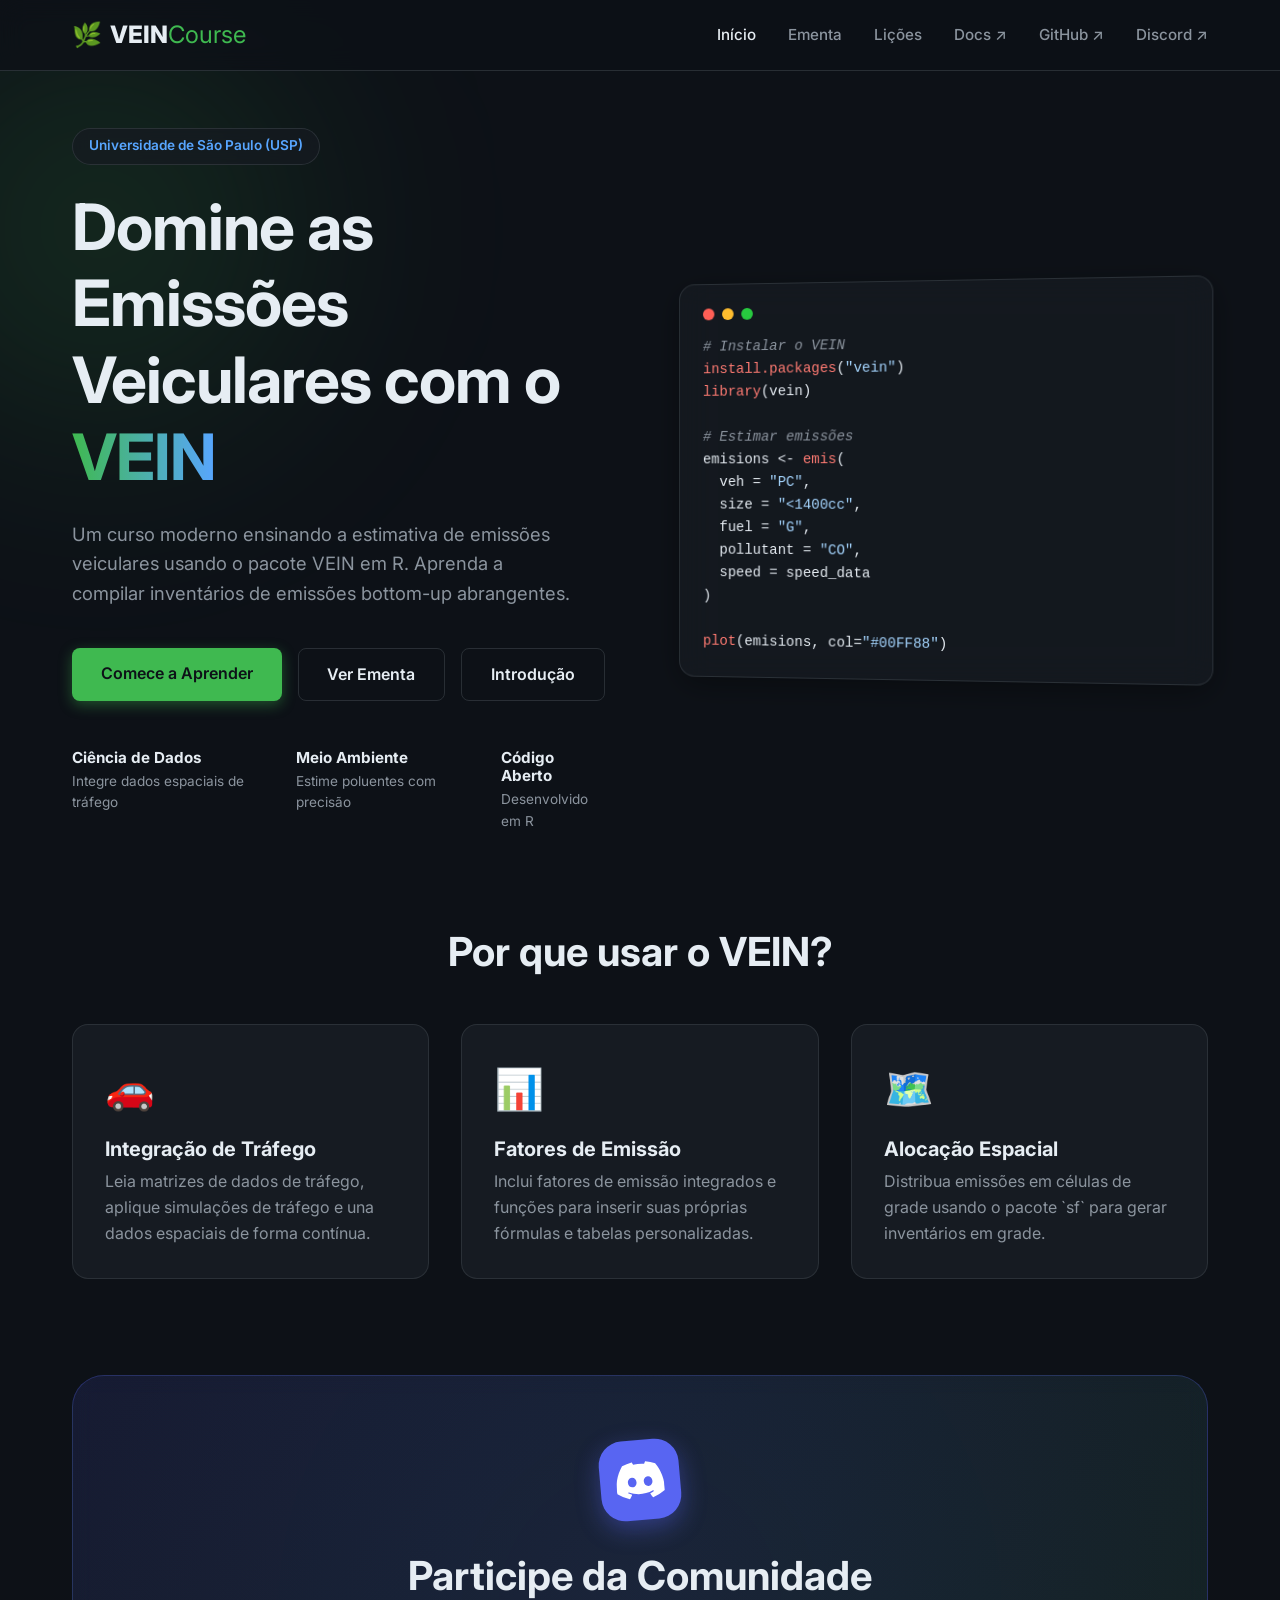
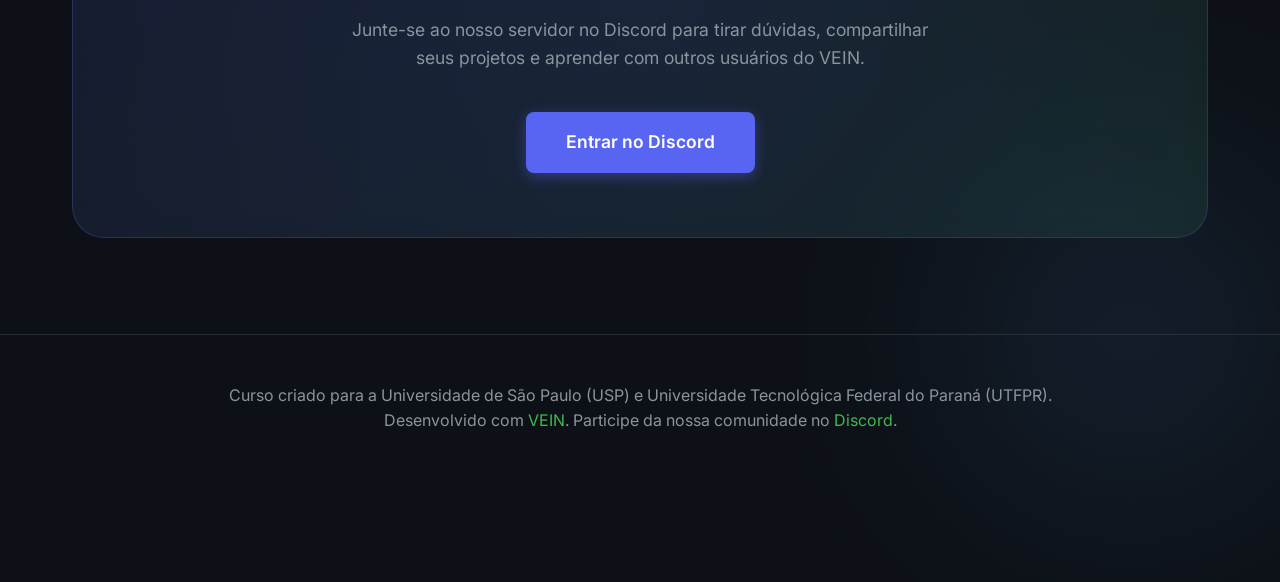
<file: index.html>
<!DOCTYPE html>
<html lang="pt-BR">
<head>
    <meta charset="UTF-8">
    <meta name="viewport" content="width=device-width, initial-scale=1.0">
    <title>VEIN - Inventários de Emissões Veiculares</title>
    <meta name="description" content="Curso sobre Inventários de Emissões Veiculares usando o pacote VEIN em R na Universidade de São Paulo.">
    <link rel="preconnect" href="https://fonts.googleapis.com">
    <link rel="preconnect" href="https://fonts.gstatic.com" crossorigin>
    <link href="https://fonts.googleapis.com/css2?family=Inter:wght@300;400;500;600;700;800&family=Fira+Code:wght@400;500&display=swap" rel="stylesheet">
    <link rel="stylesheet" href="styles.css">
</head>
<body>
    <div class="blob blob-1"></div>
    <div class="blob blob-2"></div>
    
    <nav class="navbar">
        <div class="nav-container">
            <div class="logo">
                <span class="logo-icon">🌿</span>
                <span class="logo-text">VEIN<span class="highlight">Course</span></span>
            </div>
            <ul class="nav-links">
                <li><a href="index.html" class="active">Início</a></li>
                <li><a href="course.html?page=syllabus">Ementa</a></li>
                <li><a href="course.html?page=lesson1">Lições</a></li>
                <li><a href="https://atmoschem.github.io/vein/" target="_blank">Docs ↗</a></li>
                <li><a href="https://github.com/atmoschem/vein" target="_blank">GitHub ↗</a></li>
                <li><a href="https://discord.gg/fjhphTjR" target="_blank">Discord ↗</a></li>
            </ul>
        </div>
    </nav>

    <main class="hero">
        <div class="hero-content">
            <div class="badge">Universidade de São Paulo (USP)</div>
            <h1 class="hero-title">Domine as Emissões<br>Veiculares com o <span class="gradient-text">VEIN</span></h1>
            <p class="hero-description">
                Um curso moderno ensinando a estimativa de emissões veiculares usando o pacote VEIN em R. 
                Aprenda a compilar inventários de emissões bottom-up abrangentes.
            </p>
            <div class="hero-actions">
                <a href="course.html?page=lesson1" class="btn btn-primary">Comece a Aprender</a>
                <a href="course.html?page=syllabus" class="btn btn-secondary">Ver Ementa</a>
                <a href="course.html?page=intro" class="btn btn-secondary">Introdução</a>
            </div>
            
            <div class="stats-container">
                <div class="stat-card">
                    <h3>Ciência de Dados</h3>
                    <p>Integre dados espaciais de tráfego</p>
                </div>
                <div class="stat-card">
                    <h3>Meio Ambiente</h3>
                    <p>Estime poluentes com precisão</p>
                </div>
                <div class="stat-card">
                    <h3>Código Aberto</h3>
                    <p>Desenvolvido em R</p>
                </div>
            </div>
        </div>

        <div class="hero-visual">
            <div class="glass-card terminal">
                <div class="terminal-header">
                    <span class="dot dot-r"></span>
                    <span class="dot dot-y"></span>
                    <span class="dot dot-g"></span>
                </div>
                <pre><code><span class="cm"># Instalar o VEIN</span>
<span class="kw">install.packages</span>(<span class="st">"vein"</span>)
<span class="kw">library</span>(vein)

<span class="cm"># Estimar emissões</span>
emisions &lt;- <span class="kw">emis</span>(
  veh = <span class="st">"PC"</span>, 
  size = <span class="st">"&lt;1400cc"</span>, 
  fuel = <span class="st">"G"</span>, 
  pollutant = <span class="st">"CO"</span>,
  speed = speed_data
)

<span class="kw">plot</span>(emisions, col=<span class="st">"#00FF88"</span>)</code></pre>
            </div>
        </div>
    </main>

    <section class="features" id="features">
        <h2 class="section-title">Por que usar o VEIN?</h2>
        <div class="features-grid">
            <div class="feature-card">
                <div class="feature-icon">🚗</div>
                <h3>Integração de Tráfego</h3>
                <p>Leia matrizes de dados de tráfego, aplique simulações de tráfego e una dados espaciais de forma contínua.</p>
            </div>
            <div class="feature-card">
                <div class="feature-icon">📊</div>
                <h3>Fatores de Emissão</h3>
                <p>Inclui fatores de emissão integrados e funções para inserir suas próprias fórmulas e tabelas personalizadas.</p>
            </div>
            <div class="feature-card">
                <div class="feature-icon">🗺️</div>
                <h3>Alocação Espacial</h3>
                <p>Distribua emissões em células de grade usando o pacote `sf` para gerar inventários em grade.</p>
            </div>
        </div>
    </section>
    
    <section class="discord-invite">
        <div class="discord-container">
            <div class="discord-content">
                <div class="discord-icon-wrapper">
                    <svg class="discord-icon" width="48" height="48" viewBox="0 0 24 24" fill="currentColor">
                        <path d="M20.317 4.37a19.791 19.791 0 0 0-4.885-1.515.074.074 0 0 0-.079.037c-.21.375-.444.864-.608 1.25a18.27 18.27 0 0 0-5.487 0 12.64 12.64 0 0 0-.617-1.25.077.077 0 0 0-.079-.037 19.736 19.736 0 0 0-4.885 1.515.069.069 0 0 0-.032.027C.533 9.048-.32 13.58.099 18.057a.082.082 0 0 0 .031.057 19.9 19.9 0 0 0 5.993 3.03.078.078 0 0 0 .084-.028 14.09 14.09 0 0 0 1.226-1.994.076.076 0 0 0-.041-.106 13.107 13.107 0 0 1-1.872-.892.077.077 0 0 1-.008-.128 10.2 10.2 0 0 0 .372-.292.074.074 0 0 1 .077-.01c3.928 1.793 8.18 1.793 12.062 0a.074.074 0 0 1 .078.01c.12.098.246.198.373.292a.077.077 0 0 1-.006.127 12.299 12.299 0 0 1-1.873.892.077.077 0 0 0-.041.107c.36.698.772 1.362 1.225 1.993a.076.076 0 0 0 .084.028 19.839 19.839 0 0 0 6.002-3.03.077.077 0 0 0 .032-.054c.5-5.177-.838-9.674-3.549-13.66a.061.061 0 0 0-.031-.03zM8.02 15.33c-1.183 0-2.157-1.085-2.157-2.419 0-1.333.956-2.419 2.157-2.419 1.21 0 2.176 1.096 2.157 2.42 0 1.333-.956 2.418-2.157 2.418zm7.975 0c-1.183 0-2.157-1.085-2.157-2.419 0-1.333.955-2.419 2.157-2.419 1.21 0 2.176 1.096 2.157 2.42 0 1.333-.946 2.418-2.157 2.418z"/>
                    </svg>
                </div>
                <h2>Participe da Comunidade</h2>
                <p>Junte-se ao nosso servidor no Discord para tirar dúvidas, compartilhar seus projetos e aprender com outros usuários do VEIN.</p>
                <a href="https://discord.gg/fjhphTjR" class="btn btn-discord" target="_blank">Entrar no Discord</a>
            </div>
        </div>
    </section>


    <footer>
        <div class="footer-content">
            <p>Curso criado para a Universidade de São Paulo (USP) e  Universidade Tecnológica Federal do Paraná (UTFPR).</p>
            <p>Desenvolvido com <a href="https://atmoschem.github.io/vein/">VEIN</a>. Participe da nossa comunidade no <a href="https://discord.gg/fjhphTjR">Discord</a>.</p>
        </div>
    </footer>
    
    <script src="script.js?v=6"></script>
</body>
</html>
</file>
<file: styles.css>
:root {
    --bg-color: #0d1117;
    --surface-color: rgba(22, 27, 34, 0.7);
    --surface-solid: #161b22;
    --text-primary: #e6edf3;
    --text-secondary: #8b949e;
    --accent-color: #3fb950;
    --accent-hover: #2ea043;
    --accent-cyan: #58a6ff;
    --border-color: rgba(48, 54, 61, 0.8);
    --gradient-glow: linear-gradient(135deg, rgba(63, 185, 80, 0.2) 0%, rgba(88, 166, 255, 0.2) 100%);
    --shadow-main: 0 8px 32px 0 rgba(0, 0, 0, 0.37);
}

* {
    margin: 0;
    padding: 0;
    box-sizing: border-box;
}

body {
    font-family: 'Inter', sans-serif;
    background-color: var(--bg-color);
    color: var(--text-primary);
    line-height: 1.6;
    overflow-x: hidden;
    position: relative;
}

/* Background effects */
.blob {
    position: absolute;
    filter: blur(100px);
    z-index: -1;
    border-radius: 50%;
    opacity: 0.5;
    animation: float 20s infinite ease-in-out;
}

.blob-1 {
    width: 600px;
    height: 600px;
    background: radial-gradient(circle, rgba(63,185,80,0.4) 0%, rgba(13,17,23,0) 70%);
    top: -200px;
    left: -200px;
}

.blob-2 {
    width: 500px;
    height: 500px;
    background: radial-gradient(circle, rgba(88,166,255,0.3) 0%, rgba(13,17,23,0) 70%);
    bottom: -100px;
    right: -100px;
    animation-delay: -10s;
}

@keyframes float {
    0%, 100% { transform: translate(0, 0); }
    33% { transform: translate(30px, -50px); }
    66% { transform: translate(-20px, 20px); }
}

/* Typography styles */
h1, h2, h3, h4 {
    font-weight: 700;
    color: var(--text-primary);
    line-height: 1.2;
}

.gradient-text {
    background: linear-gradient(to right, var(--accent-color), var(--accent-cyan));
    -webkit-background-clip: text;
    background-clip: text;
    -webkit-text-fill-color: transparent;
    display: inline-block;
}

/* Navbar */
.navbar {
    position: fixed;
    top: 0;
    width: 100%;
    padding: 1rem 0;
    background: rgba(13, 17, 23, 0.8);
    backdrop-filter: blur(12px);
    border-bottom: 1px solid var(--border-color);
    z-index: 100;
    transition: all 0.3s ease;
}

.nav-container {
    max-width: 1200px;
    margin: 0 auto;
    display: flex;
    justify-content: space-between;
    align-items: center;
    padding: 0 2rem;
}

.logo {
    display: flex;
    align-items: center;
    gap: 0.5rem;
    font-size: 1.5rem;
    font-weight: 800;
    color: var(--text-primary);
}

.logo-text {
    display: flex;
    align-items: center;
}

.logo-text .highlight {
    color: var(--accent-color);
    font-weight: 400;
}

.nav-links {
    list-style: none;
    display: flex;
    gap: 2rem;
}

.nav-links a {
    text-decoration: none;
    color: var(--text-secondary);
    font-weight: 500;
    font-size: 0.95rem;
    transition: color 0.2s ease;
}

.nav-links a:hover, .nav-links a.active {
    color: var(--text-primary);
}

/* Hero Section */
.hero {
    max-width: 1200px;
    margin: 8rem auto 4rem;
    padding: 0 2rem;
    display: grid;
    grid-template-columns: 1fr 1fr;
    gap: 4rem;
    align-items: center;
}

.badge {
    display: inline-block;
    padding: 0.4rem 1rem;
    background: var(--surface-color);
    border: 1px solid var(--border-color);
    border-radius: 2rem;
    font-size: 0.85rem;
    font-weight: 600;
    color: var(--accent-cyan);
    margin-bottom: 1.5rem;
    backdrop-filter: blur(8px);
}

.hero-title {
    font-size: 4rem;
    margin-bottom: 1.5rem;
    letter-spacing: -1px;
}

.hero-description {
    font-size: 1.15rem;
    color: var(--text-secondary);
    margin-bottom: 2.5rem;
    max-width: 500px;
}

.hero-actions {
    display: flex;
    gap: 1rem;
    margin-bottom: 3rem;
}

.btn {
    display: inline-block;
    padding: 0.8rem 1.8rem;
    border-radius: 0.5rem;
    font-weight: 600;
    text-decoration: none;
    transition: all 0.3s ease;
    border: none;
    cursor: pointer;
    font-family: 'Inter', sans-serif;
}

.btn-primary {
    background-color: var(--accent-color);
    color: #0d1117;
    box-shadow: 0 4px 14px 0 rgba(63, 185, 80, 0.39);
}

.btn-primary:hover {
    background-color: var(--accent-hover);
    transform: translateY(-2px);
    box-shadow: 0 6px 20px rgba(63, 185, 80, 0.5);
}

.btn-secondary {
    background-color: transparent;
    color: var(--text-primary);
    border: 1px solid var(--border-color);
}

.btn-secondary:hover {
    background-color: var(--surface-solid);
    border-color: var(--text-secondary);
}

.stats-container {
    display: flex;
    gap: 2rem;
}

.stat-card h3 {
    font-size: 0.95rem;
    color: var(--text-primary);
    margin-bottom: 0.2rem;
}

.stat-card p {
    font-size: 0.85rem;
    color: var(--text-secondary);
}

/* Glass Card / Terminal */
.glass-card {
    background: var(--surface-color);
    border: 1px solid var(--border-color);
    border-radius: 1rem;
    padding: 1.5rem;
    backdrop-filter: blur(16px);
    box-shadow: var(--shadow-main);
    transform: perspective(1000px) rotateY(-5deg);
    transition: transform 0.5s ease;
}

.glass-card:hover {
    transform: perspective(1000px) rotateY(0deg);
}

.terminal {
    font-family: 'Fira Code', monospace;
    font-size: 0.9rem;
}

.terminal-header {
    display: flex;
    gap: 0.5rem;
    margin-bottom: 1rem;
}

.dot {
    width: 12px;
    height: 12px;
    border-radius: 50%;
}

.dot-r { background: #ff5f56; }
.dot-y { background: #ffbd2e; }
.dot-g { background: #27c93f; }

.terminal pre {
    overflow-x: auto;
    color: #e6edf3;
}

.terminal .kw { color: #ff7b72; }
.terminal .st { color: #a5d6ff; }
.terminal .cm { color: #8b949e; font-style: italic; }

/* Features */
.features {
    max-width: 1200px;
    margin: 6rem auto;
    padding: 0 2rem;
}

.section-title {
    text-align: center;
    font-size: 2.5rem;
    margin-bottom: 3rem;
}

.features-grid {
    display: grid;
    grid-template-columns: repeat(auto-fit, minmax(300px, 1fr));
    gap: 2rem;
}

.feature-card {
    background: var(--surface-solid);
    border: 1px solid var(--border-color);
    border-radius: 1rem;
    padding: 2rem;
    transition: all 0.3s ease;
}

.feature-card:hover {
    transform: translateY(-5px);
    border-color: var(--accent-cyan);
    box-shadow: 0 10px 30px rgba(88, 166, 255, 0.1);
}

.feature-icon {
    font-size: 2.5rem;
    margin-bottom: 1rem;
}

.feature-card h3 {
    margin-bottom: 0.5rem;
    font-size: 1.25rem;
}

.feature-card p {
    color: var(--text-secondary);
}

/* Footer */
footer {
    border-top: 1px solid var(--border-color);
    padding: 3rem 0;
    margin-top: 4rem;
    text-align: center;
    color: var(--text-secondary);
}

footer a {
    color: var(--accent-color);
    text-decoration: none;
}

footer a:hover {
    text-decoration: underline;
}

/* Discord Invite Section */
.discord-invite {
    max-width: 1200px;
    margin: 6rem auto;
    padding: 0 2rem;
}

.discord-container {
    background: linear-gradient(135deg, rgba(88, 101, 242, 0.1) 0%, rgba(63, 185, 80, 0.1) 100%);
    border: 1px solid rgba(88, 101, 242, 0.3);
    border-radius: 2rem;
    padding: 4rem 2rem;
    text-align: center;
    position: relative;
    overflow: hidden;
    backdrop-filter: blur(10px);
}

.discord-container::before {
    content: '';
    position: absolute;
    top: -50%;
    left: -50%;
    width: 200%;
    height: 200%;
    background: radial-gradient(circle, rgba(88, 101, 242, 0.1) 0%, transparent 70%);
    z-index: -1;
}

.discord-icon-wrapper {
    width: 80px;
    height: 80px;
    background: #5865F2;
    border-radius: 1.5rem;
    display: flex;
    align-items: center;
    justify-content: center;
    margin: 0 auto 2rem;
    box-shadow: 0 8px 24px rgba(88, 101, 242, 0.4);
    transform: rotate(-5deg);
    transition: transform 0.3s ease;
}

.discord-container:hover .discord-icon-wrapper {
    transform: rotate(0deg) scale(1.1);
}

.discord-icon {
    color: white;
}

.discord-content h2 {
    font-size: 2.5rem;
    margin-bottom: 1rem;
}

.discord-content p {
    color: var(--text-secondary);
    max-width: 600px;
    margin: 0 auto 2.5rem;
    font-size: 1.1rem;
}

.btn-discord {
    background-color: #5865F2;
    color: white;
    padding: 1rem 2.5rem;
    font-size: 1.1rem;
    box-shadow: 0 4px 14px 0 rgba(88, 101, 242, 0.39);
}

.btn-discord:hover {
    background-color: #4752C4;
    transform: translateY(-2px);
    box-shadow: 0 6px 20px rgba(88, 101, 242, 0.5);
}

/* Responsive */
@media (max-width: 900px) {
    .hero {
        grid-template-columns: 1fr;
        text-align: center;
        margin-top: 6rem;
    }
    
    .hero-title {
        font-size: 3rem;
    }
    
    .hero-description {
        margin: 0 auto 2.5rem;
    }
    
    .hero-actions {
        justify-content: center;
    }
    
    .stats-container {
        justify-content: center;
    }
    
    .glass-card {
        transform: none;
    }
    
    .nav-links {
        display: none; /* simple mobile nav for now */
    }
}

/* Course Layout */
.course-layout {
    display: flex;
    max-width: 1400px;
    margin: 6rem auto 2rem;
    padding: 0 2rem;
    gap: 2rem;
    min-height: calc(100vh - 8rem);
}

.sidebar {
    width: 280px;
    flex-shrink: 0;
    border-right: 1px solid var(--border-color);
    padding-right: 1.5rem;
    height: calc(100vh - 8rem);
    position: sticky;
    top: 6rem;
    overflow-y: auto;
}

.sidebar-group {
    margin-bottom: 1.5rem;
}

.sidebar-group h4 {
    color: var(--text-secondary);
    text-transform: uppercase;
    font-size: 0.75rem;
    letter-spacing: 0.05em;
    margin-bottom: 0.5rem;
}

.sidebar-list {
    list-style: none;
}

.sidebar-list li a {
    display: block;
    padding: 0.5rem 0.75rem;
    color: var(--text-primary);
    text-decoration: none;
    border-radius: 0.375rem;
    font-size: 0.9rem;
    transition: all 0.2s;
    margin-bottom: 0.2rem;
}

.sidebar-list li a:hover {
    background: var(--surface-solid);
}

.sidebar-list li a.active {
    background: rgba(63, 185, 80, 0.1);
    color: var(--accent-color);
    font-weight: 500;
}

.sidebar-sublist {
    list-style: none;
    margin-left: 1rem;
    border-left: 1px solid var(--border-color);
    padding-left: 0.5rem;
    margin-top: 0.2rem;
    margin-bottom: 0.5rem;
}

.sidebar-sublist li a {
    display: block;
    padding: 0.4rem 0.75rem;
    color: var(--text-secondary);
    text-decoration: none;
    border-radius: 0.375rem;
    font-size: 0.85rem;
    transition: all 0.2s;
    margin-bottom: 0.2rem;
}

.sidebar-sublist li a:hover {
    background: var(--surface-solid);
    color: var(--text-primary);
}

.sidebar-sublist li a.active {
    background: rgba(63, 185, 80, 0.1);
    color: var(--accent-color);
    font-weight: 500;
}

.content-area {
    flex-grow: 1;
    max-width: 800px;
    background: var(--surface-solid);
    border: 1px solid var(--border-color);
    border-radius: 1rem;
    padding: 3rem;
}

/* Markdown Rendering Styles */
.markdown-body {
    color: var(--text-primary);
}

.markdown-body h1 { font-size: 2.25rem; margin-bottom: 1rem; padding-bottom: 0.5rem; border-bottom: 1px solid var(--border-color); }
.markdown-body h2 { font-size: 1.75rem; margin-top: 2rem; margin-bottom: 1rem; }
.markdown-body h3 { font-size: 1.25rem; margin-top: 1.5rem; margin-bottom: 0.75rem; }
.markdown-body p { margin-bottom: 1rem; color: #c9d1d9; }
.markdown-body a { color: var(--accent-cyan); text-decoration: none; }
.markdown-body a:hover { text-decoration: underline; }
.markdown-body ul, .markdown-body ol { margin-bottom: 1rem; padding-left: 2rem; color: #c9d1d9;}
.markdown-body li { margin-bottom: 0.25rem; }
.markdown-body code { background: rgba(110,118,129,0.4); padding: 0.2em 0.4em; border-radius: 6px; font-family: 'Fira Code', monospace; font-size: 85%; }
.markdown-body pre { background: #0d1117; border: 1px solid var(--border-color); padding: 1rem; border-radius: 6px; overflow-x: auto; margin-bottom: 1rem; }
.markdown-body pre code { background: none; padding: 0; font-size: 0.85rem; }
.markdown-body blockquote { border-left: 4px solid var(--accent-color); padding-left: 1rem; color: var(--text-secondary); margin-bottom: 1rem; }
.markdown-body table { border-collapse: collapse; width: 100%; margin-bottom: 1rem; }
.markdown-body th, .markdown-body td { border: 1px solid var(--border-color); padding: 0.5rem; text-align: left; }
.markdown-body th { background: var(--surface-color); }
.markdown-body img {
    max-width: 100%;
    max-height: 500px;
    object-fit: contain;
    display: block;
    margin: 1.5rem auto;
    border-radius: 8px;
    box-shadow: 0 4px 12px rgba(0,0,0,0.15);
}
</file>
